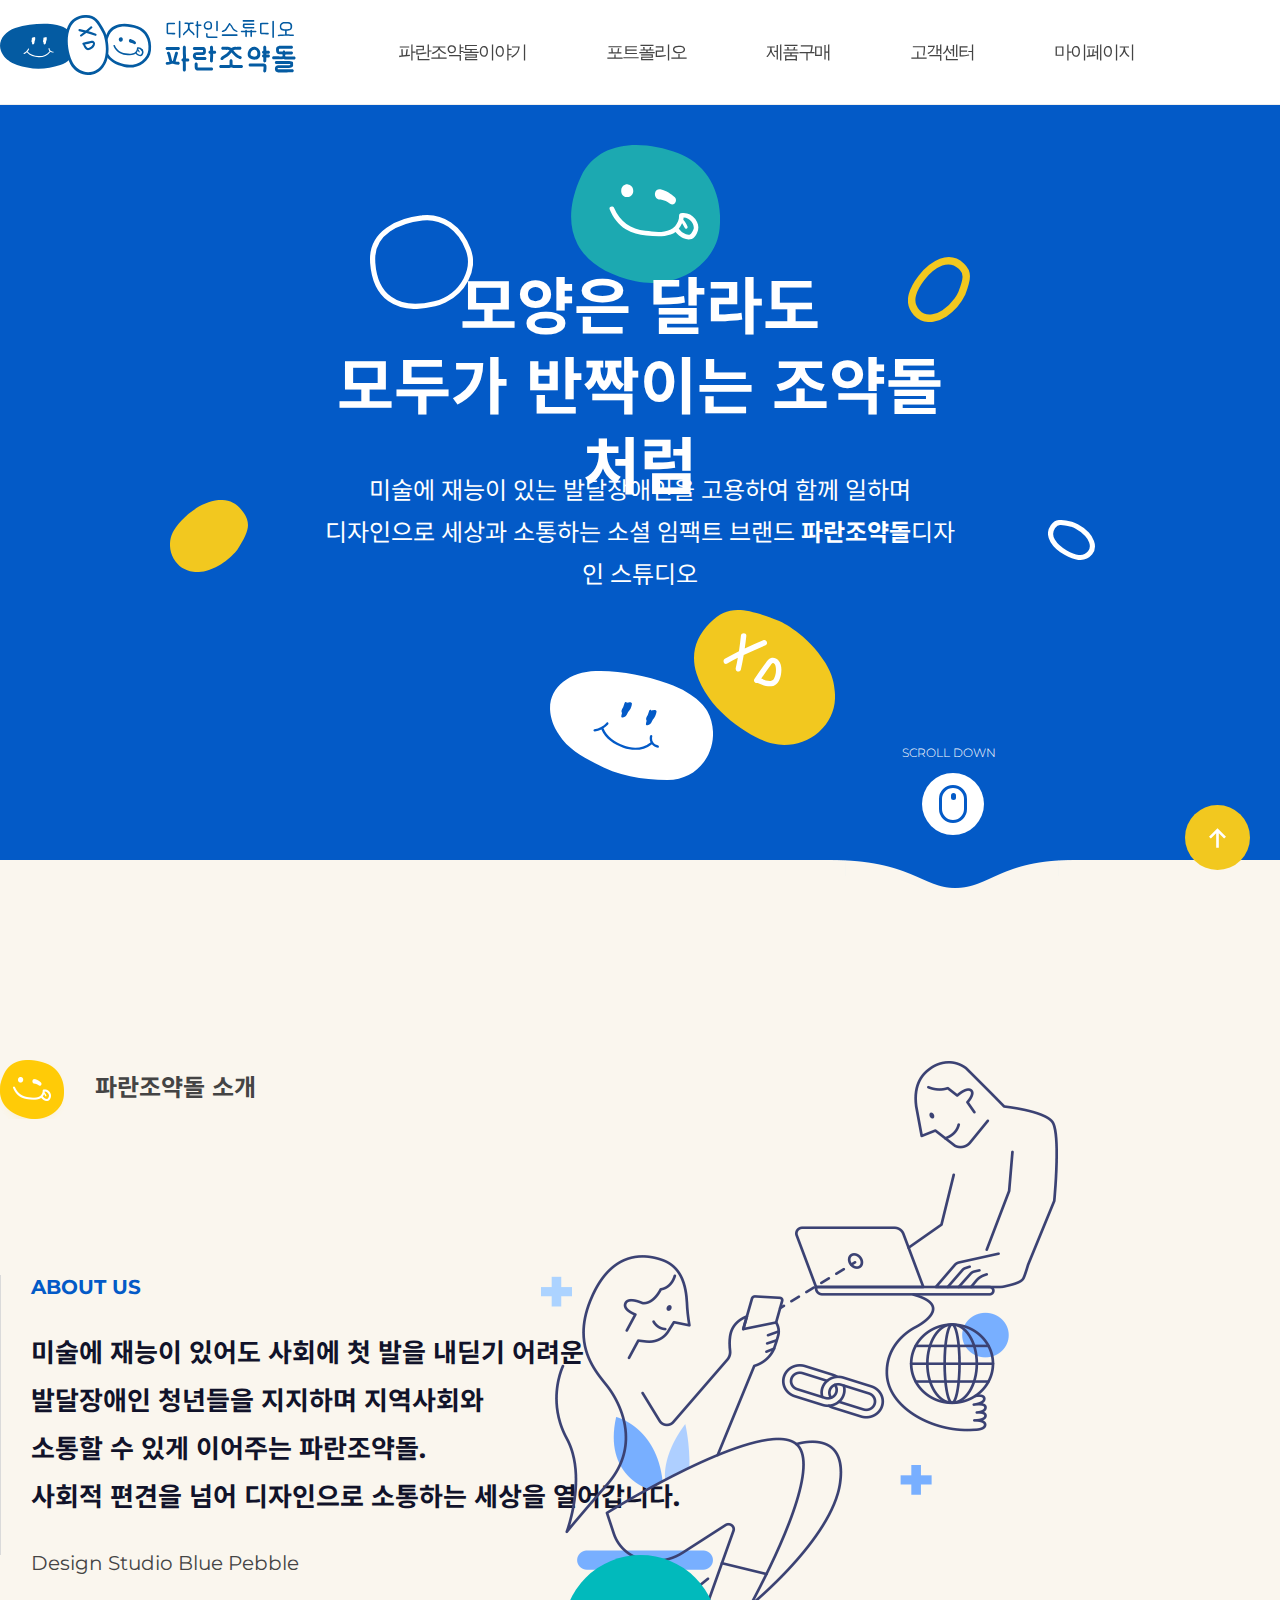
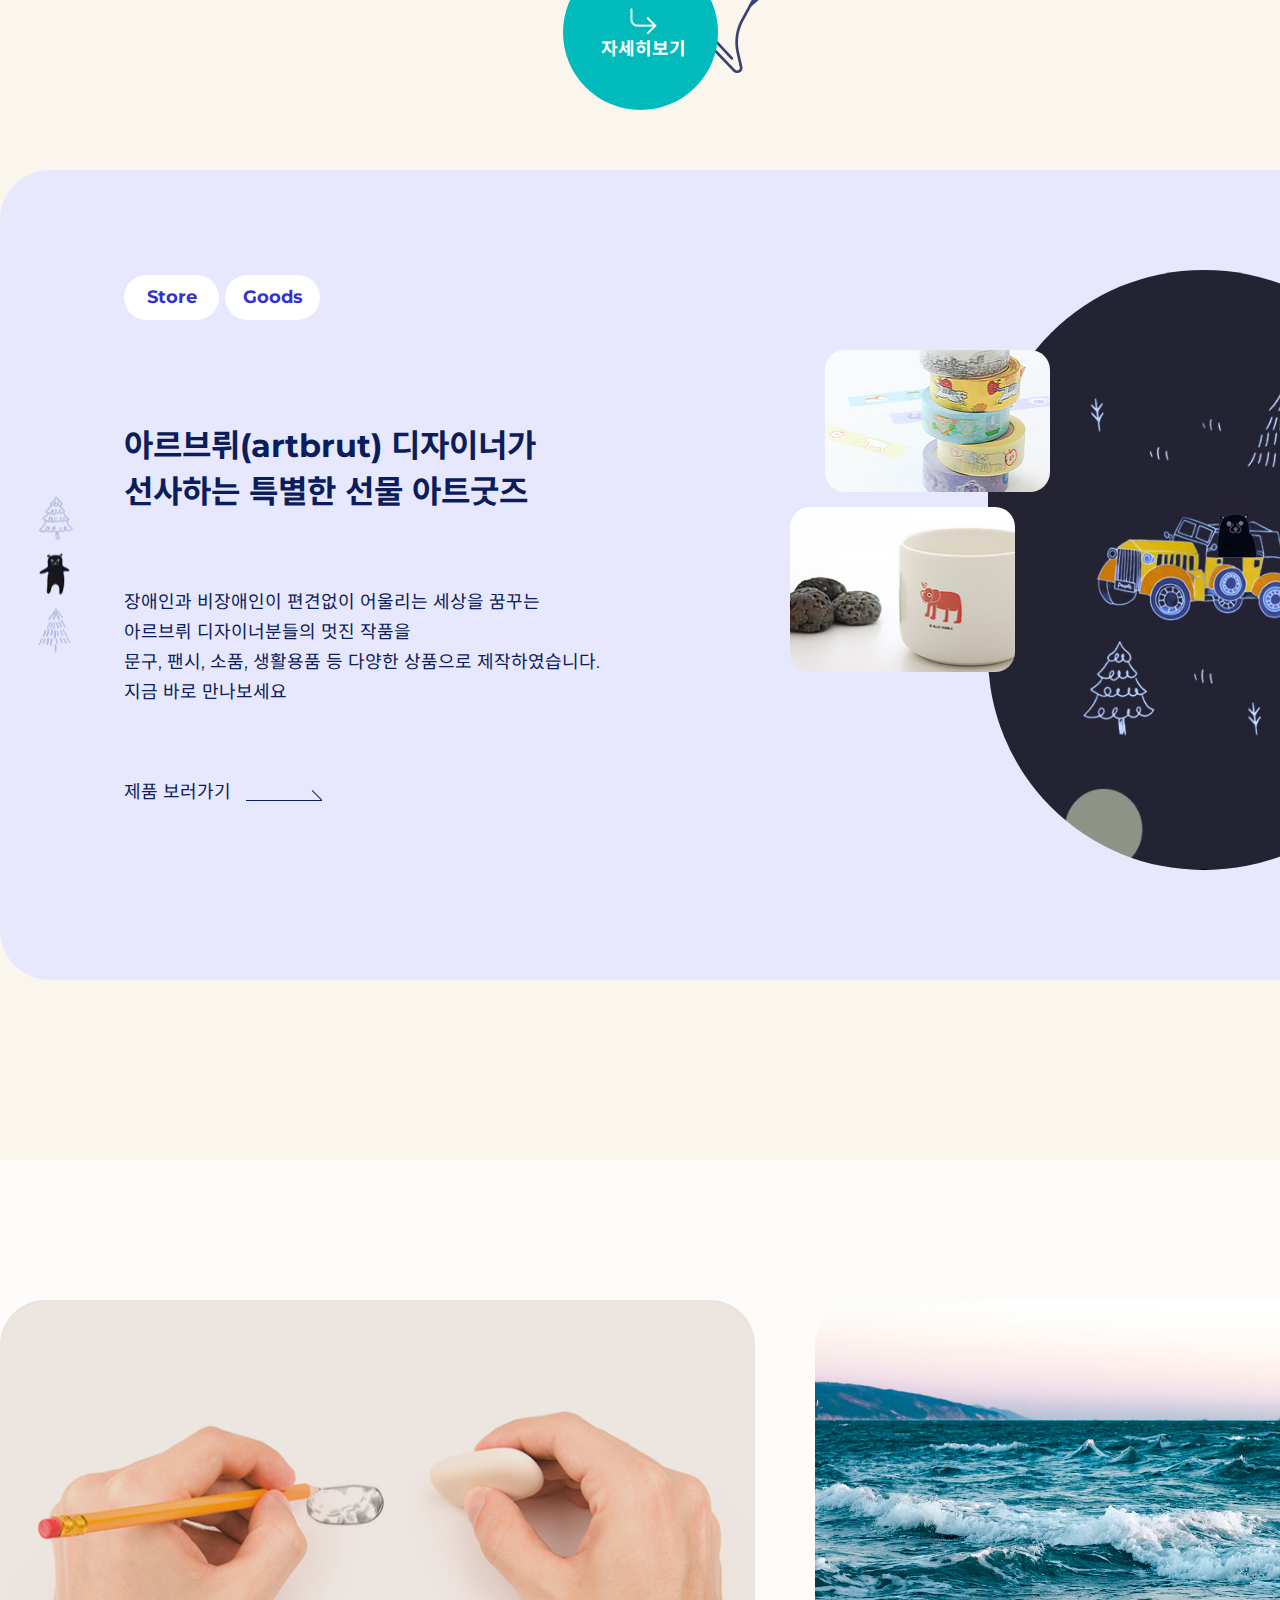
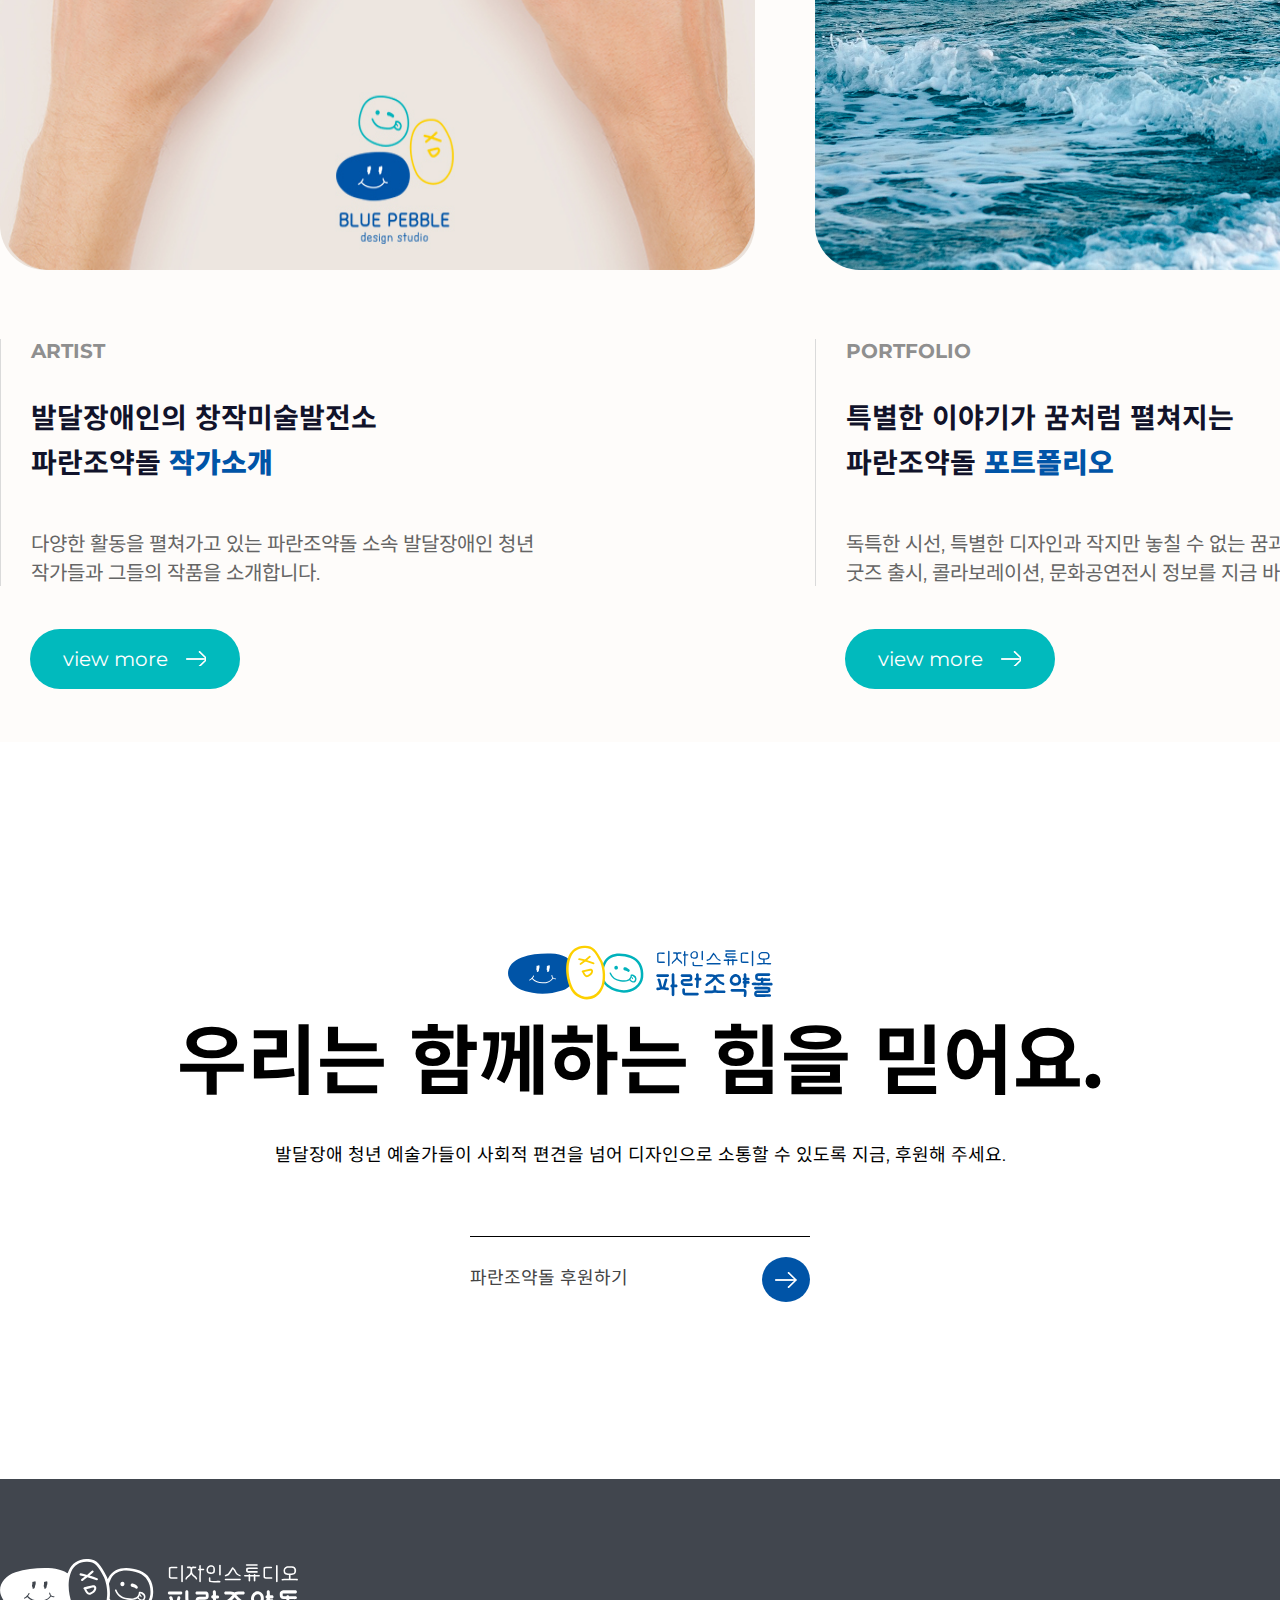
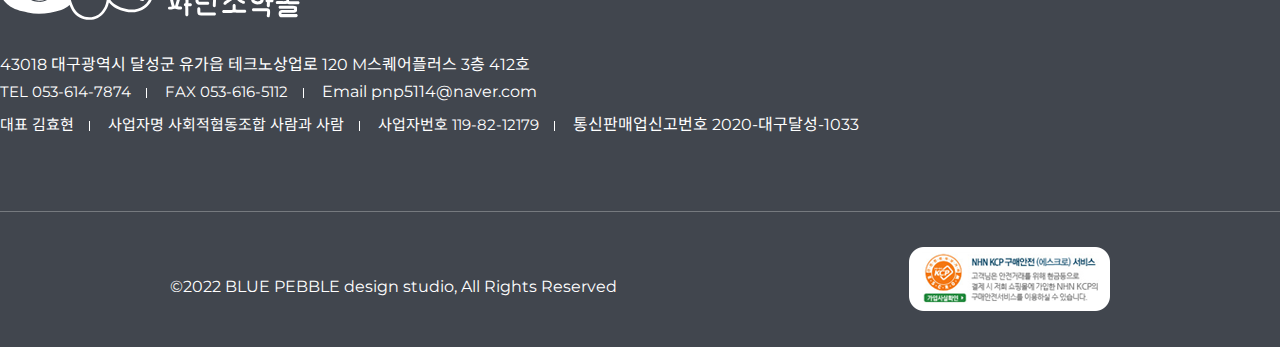
<file: index.html>
<!DOCTYPE html>
<html lang="en">

<head>
  <meta charset="UTF-8">
  <meta name="viewport" content="width=device-width, initial-scale=1.0">
  <title>디자인스튜디오파란조약돌</title>
  <link rel="preconnect" href="https://fonts.googleapis.com">
  <link rel="preconnect" href="https://fonts.gstatic.com" crossorigin>
  <link href="https://fonts.googleapis.com/css2?family=Montserrat:ital,wght@0,100..900;1,100..900&display=swap"
    rel="stylesheet">
  <link rel="preconnect" href="https://fonts.googleapis.com">
  <link rel="preconnect" href="https://fonts.gstatic.com" crossorigin>
  <link
    href="https://fonts.googleapis.com/css2?family=Montserrat:ital,wght@0,100..900;1,100..900&family=Noto+Sans+KR:wght@100..900&display=swap"
    rel="stylesheet">
  <link rel="stylesheet" href="./css/reset.css">
  <link rel="stylesheet" href="./css/style.css">
</head>

<body>
  <div id="wrap">
    <header> <!--header-->
      <div class="inner1">
        <h1><a href="#"><span class="blind">디자인스튜디오파란조약돌</span></a></h1>
        <nav class="Gnb">
          <h2 class="blind">주메뉴</h2>
          <ul class="Gnb">
            <li><a href="#">파란조약돌이야기</a></li>
            <li><a href="#">포트폴리오</a></li>
            <li><a href="#">제품구매</a></li>
            <li><a href="#">고객센터</a></li>
            <li><a href="#">마이페이지</a></li>
          </ul>
        </nav>
        <ul class="Utility">
          <li><a href="./login.html">로그인</a>
          </li>
          <li><a href="#">회원가입</a></li>
          <li><a href="#">장바구니</a></li>
        </ul>
      </div>
    </header>
    <main> <!--main-->
      <section class="M_visual"> <!--main_visual s1-->
        <!--이미지 배경요소-->
        <div class="M_bg">
          <img src="./images/mv_rock01.svg" alt="조약돌배경요소1" class="M_rock1 animate">
          <img src="./images/mv_rock02.svg" alt="조약돌배경요소2" class="M_rock2 animate2">
          <img src="./images/mv_rock03.svg" alt="조약돌배경요소3" class="M_rock3 animate">
          <img src="./images/mv_rock04.svg" alt="조약돌배경요소4" class="M_rock4 animate2">
          <img src="./images/mv_rock05.svg" alt="조약돌배경요소5" class="M_rock5 animate">
          <img src="./images/mv_rock06.svg" alt="조약돌배경요소6" class="M_rock6 animat2">
          <img src="./images/mv_rock07.svg" alt="조약돌배경요소7" class="M_rock7 animate">
        </div>
        <div class="inner2">
          <h2>모양은 달라도<br>모두가 반짝이는 조약돌처럼</h2>
          <p>미술에 재능이 있는 발달장애인을 고용하여 함께 일하며<br>
            디자인으로 세상과 소통하는 소셜 임팩트 브랜드 <strong>파란조약돌</strong>디자인 스튜디오</p>
          <span>SCROLL DOWN</span>
          <div class="box_scroll">
            <div class="icon_scroll"></div>
          </div>
        </div>
      </section>
      <section class="M_about"> <!--about s2-->
        <div class="inner2">
          <h3>파란조약돌 소개</h3>
          <div class="about_text">
            <h4>ABOUT US</h4>
            <p>미술에 재능이 있어도 사회에 첫 발을 내딛기 어려운<br>
              발달장애인 청년들을 지지하며 지역사회와<br>
              소통할 수 있게 이어주는 파란조약돌.<br>
              사회적 편견을 넘어 디자인으로 소통하는 세상을 열어갑니다.</p>
            <span>Design Studio Blue Pebble</span>
          </div>
        </div>
        <img src="./images/img_intro.png" alt="노트북을 보는 남자와 핸드폰을 보는 여자가 선으로 연결되어 있는 일러스트">
        <div class="btn_more">
          <span>자세히보기</span>
        </div>
      </section>
      <section class="M_product"> <!--product s3-->
        <div class="inner1">
          <div class="roundbox">
            <div class="product_text">
              <ul class="product_list">
                <li>Store</li>
                <li>Goods</li>
              </ul>
              <h3>아르브뤼(artbrut) 디자이너가<br>선사하는 특별한 선물 아트굿즈</h3>
              <p>장애인과 비장애인이 편견없이 어울리는 세상을 꿈꾸는<br>
                아르브뤼 디자이너분들의 멋진 작품을<br>
                문구, 팬시, 소품, 생활용품 등 다양한 상품으로 제작하였습니다.<br>
                지금 바로 만나보세요</p>
              <a href="#"><span>제품 보러가기</span></a>
            </div>
            <div class="product_image">
              <img src="./images/img_pd01.jpg" alt="마스킹 테이프">
              <img src="./images/img_pd02.jpg" alt="코끼리 일러스트 머그컵">
              <img src="./images/img_pd03.jpg" alt="무지 모눈 반반 스프링 노트">
              <img src="./images/img_pd04.jpg" alt="노랑 자동차 타는 흑곰">
            </div>
          </div>
        </div>
      </section>
      <section class="M_art"> <!--art s4-->
        <div class="inner2">
          <ul class="art_list">
            <li>
              <a href="">
                <img src="./images/img_artist.jpg" alt="작가소개">
                <div class="art_text1">
                  <div class="border">
                    <h4>ARTIST</h4>
                    <h3>발달장애인의 창작미술발전소<br>
                      파란조약돌 <strong>작가소개</strong></h3>
                    <p>다양한 활동을 펼쳐가고 있는 파란조약돌 소속 발달장애인 청년
                      <br>작가들과 그들의 작품을 소개합니다.
                    </p>
                  </div>
                  <div class="view_more">
                    <span>view more</span>
                  </div>
                </div>
              </a>
            </li>
            <li>
              <a href="#">
                <img src="./images/ocean-6860109_1280.jpg" alt="바다풍경">
                <div class="art_text2">
                  <div class="border">
                    <h4>PORTFOLIO</h4>
                    <h3>특별한 이야기가 꿈처럼 펼쳐지는<br>
                      파란조약돌 <strong>포트폴리오</strong></h3>
                    <p>독특한 시선, 특별한 디자인과 작지만 놓칠 수 없는 꿈과 희망을 모았습니다.
                      <br>굿즈 출시, 콜라보레이션, 문화공연전시 정보를 지금 바로 만나보세요.
                    </p>
                  </div>
                  <div class="view_more">
                    <span>view more</span>
                  </div>
                </div>
              </a>
            </li>
          </ul>
        </div>
      </section>
      <section class="M_sponsor"> <!--sponsor s5-->
        <div>
          <a href="#"><img src="./images/logo.svg" alt="디자인스튜디오파란조약돌"></a>
        </div>
        <h2>우리는 함께하는 힘을 믿어요.</h2>
        <p>발달장애 청년 예술가들이 사회적 편견을 넘어 디자인으로 소통할 수 있도록 지금, 후원해 주세요.</p>
        <div class="btn_arrow">
          <a href="#">
            <span>파란조약돌 후원하기</span>
          </a>
        </div>
      </section>
    </main>
    <footer> <!--footer-->
      <div class="inner2">
        <div class="ftbox">
          <p class="ftlogo"><img src="./images/logo_wt.svg" alt="디자인스튜디오파란조약돌"></p>
          <address>
            <p>43018 대구광역시 달성군 유가읍 테크노상업로 120 M스퀘어플러스 3층 412호</p>
            <p><span>TEL 053-614-7874</span> <span>FAX 053-616-5112</span> Email pnp5114@naver.com</p>
            <p><span>대표 김효현</span> <span>사업자명 사회적협동조합 사람과 사람</span> <span>사업자번호 119-82-12179</span> 통신판매업신고번호
              2020-대구달성-1033</p>
          </address>
        </div>
        <ul class="ftmenu">
          <li><a href="#">개인정보취급방침</a></li>
          <li><a href="#">이용약관</a></li>
        </ul>
      </div>
      <div class="ftbuttom">
        <small>©2022 BLUE PEBBLE design studio, All Rights Reserved</small>
        <img src="./images/img_escrow.png" alt="에스크로 서비스 안내문구">
        <span class="uparrow"></span>
      </div>
    </footer>
  </div>
</body>

</html>
</file>
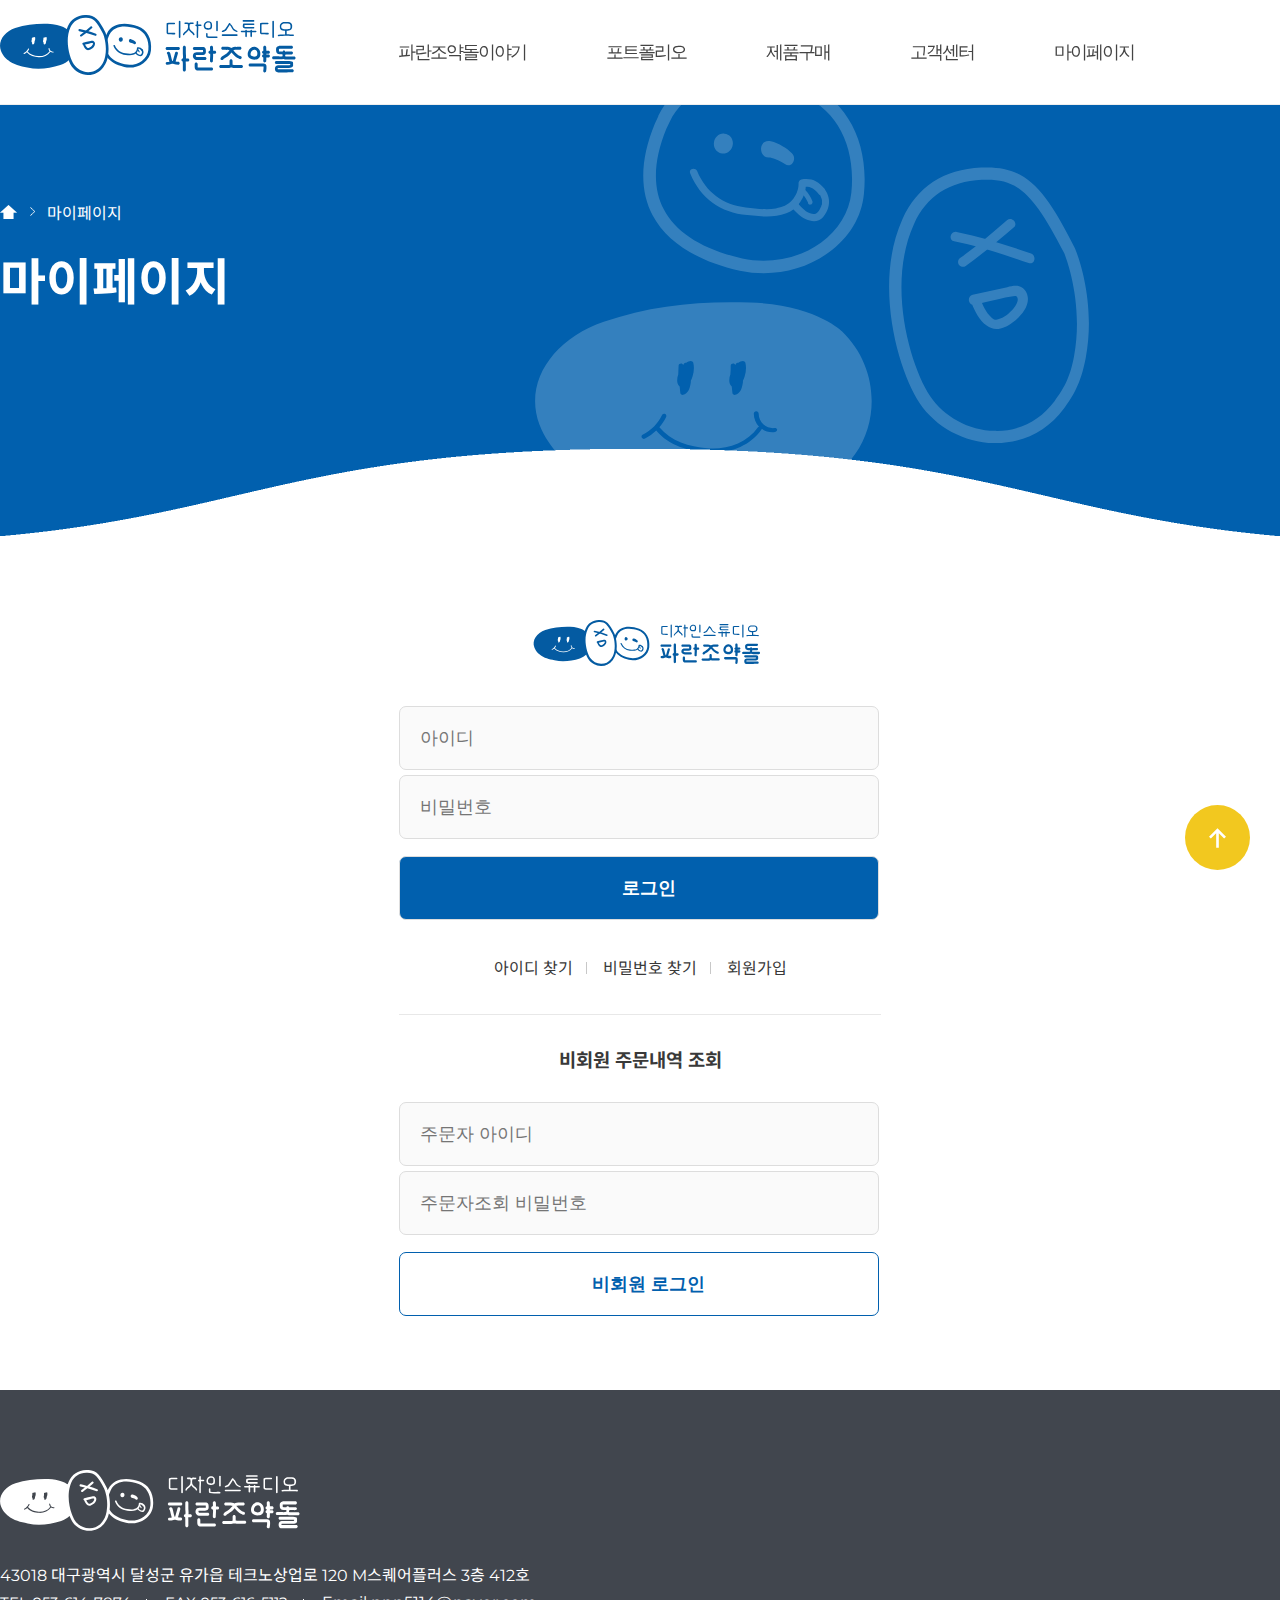
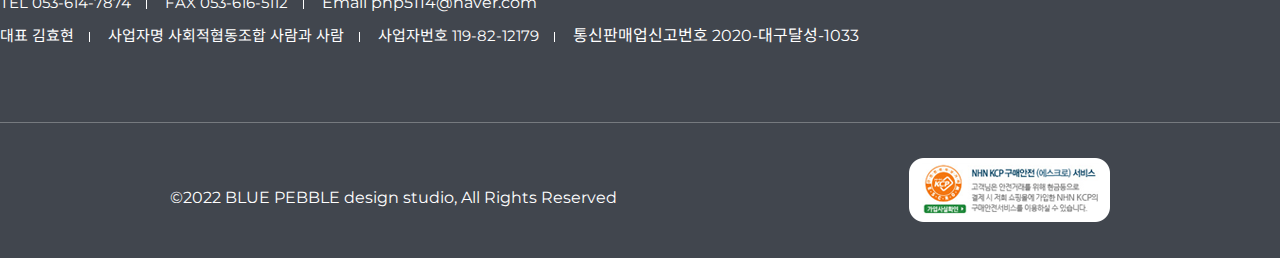
<file: login.html>
<!DOCTYPE html>
<html lang="en">
<head>
  <meta charset="UTF-8">
  <meta name="viewport" content="width=device-width, initial-scale=1.0">
  <title>디자인스튜디오파란조약돌 login</title>
  <link rel="preconnect" href="https://fonts.googleapis.com">
  <link rel="preconnect" href="https://fonts.gstatic.com" crossorigin>
  <link href="https://fonts.googleapis.com/css2?family=Montserrat:ital,wght@0,100..900;1,100..900&display=swap" rel="stylesheet">
  <link rel="preconnect" href="https://fonts.googleapis.com">
  <link rel="preconnect" href="https://fonts.gstatic.com" crossorigin>
  <link href="https://fonts.googleapis.com/css2?family=Montserrat:ital,wght@0,100..900;1,100..900&family=Noto+Sans+KR:wght@100..900&display=swap" rel="stylesheet">
  <link rel="stylesheet" href="./css/reset.css">
  <link rel="stylesheet" href="./css/login.css">
</head>
<body>
  <div id="wrap"> <!--전체-->
    <header> <!--header-->
        <div class="inner1">
            <h1><a href="#"><span class="blind">디자인스튜디오파란조약돌</span></a></h1>
            <nav class="Gnb">
              <h2 class="blind">주메뉴</h2>
              <ul>
                  <li><a href="#">파란조약돌이야기</a></li>
                  <li><a href="#">포트폴리오</a></li>
                  <li><a href="#">제품구매</a></li>
                  <li><a href="#">고객센터</a></li>
                  <li><a href="#">마이페이지</a></li>
              </ul>
            </nav>
              <ul class="Utility">
                <li><a href="#">로그인</a></li>
                <li><a href="#">회원가입</a></li>
                <li><a href="#">장바구니</a></li>
              </ul>
        </div>    
    </header>
    <main>
      <section class="S_visual"> <!--S_visual s1-->
        <div class="inner2">
          <ul class="subtext">
            <li class="home"><a href="#"><img src="./images/icon_home.png" alt="메인페이지 바로가기 홈버튼"></a></li>
            <li>마이페이지</li>
          </ul>
          <h3>마이페이지</h3>
        </div>
      </section>
      <section class="Mypage"> <!--Mypage s2-->
        <div class="inner3">
          <div class="loginbox">
            <img src="./images/logo_blue.svg" alt="디자인스튜디오 파란조약돌 로고">
            <form action="#" name="memberlogin" method="post">
              <p>
                <label for="userId" class="blind">아이디 입력</label>
                <input type="text" id="userId" name="userId" placeholder="아이디" required>
              </p>
              <p>
                <label for="passWord" class="blind">비밀번호 입력</label>
                <input type="password" id="passWord" name="passWord" placeholder="비밀번호" required>
              </p>
              <input type="submit" value="로그인" class="memberlogin">
            </form>
            <div class="social">
              <a href="#">아이디 찾기</a>
              <a href="#">비밀번호 찾기</a>
              <a href="#">회원가입</a>
            </div>
            <div class="nonmember">
              <h3>비회원 주문내역 조회</h3>
              <form action="#" name="nonmemberlogin" method="post">
                <p> 
                  <label for="orderId" class="blind">주문자 아이디</label>
                  <input type="text" id="orderId" name="orderId" placeholder="주문자 아이디" required>
                </p>
                <p> 
                  <label for="orderPw" class="blind">주문조회 비밀번호</label>
                  <input type="password" id="orderPw" name="orderPw" placeholder="주문자조회 비밀번호" required>
                </p>
                <input type="submit" value="비회원 로그인" class="nonmemberlogin">
              </form>
            </div>
          </div>
        </div>
      </section>
    </main>
    <footer> <!--footer-->
      <div class="inner2">
        <div class="ftbox">
        <p class="ftlogo"><img src="./images/logo_wt.svg" alt="디자인스튜디오파란조약돌"></p>
        <address>
          <p>43018 대구광역시 달성군 유가읍 테크노상업로 120 M스퀘어플러스 3층 412호</p>
          <p><span>TEL 053-614-7874</span> <span>FAX 053-616-5112</span> Email pnp5114@naver.com</p>
          <p><span>대표 김효현</span> <span>사업자명 사회적협동조합 사람과 사람</span> <span>사업자번호 119-82-12179</span> 통신판매업신고번호 2020-대구달성-1033</p>
        </address>
       </div>
        <ul>
          <li><a href="#">개인정보취급방침</a></li>
          <li><a href="#">이용약관</a></li>
        </ul>
      </div> 
        <div class="ftbuttom"> 
            <small>©2022 BLUE PEBBLE design studio, All Rights Reserved</small>
            <img src="./images/img_escrow.png" alt="에스크로 서비스 안내문구">
            <span class="uparrow"></span>
        </div>
    </footer> 
</div> 
</body>
</html>
</file>
<file: css/style.css>
body {
    font-family: 'Montserrat', 'Noto Sans KR', '맑은 고딕', '돋움', Dotum, '굴림', Gulim, Sans-serif;
    color: #444;
}

#wrap {
    width: 100%;
    max-width: 1920px;
    margin: auto;

}

.inner1 {
    width: 1780px;
    margin: 0 auto;
}

.inner2 {
    width: 1580px;
    margin: 0 auto;
}

/*header*/
header {
    width: 100%;
    height: 105px;
    position: fixed;
    background: #fff;
    z-index: 100;
    border-bottom: 1px solid #eee;
}

header h1 {
    float: left;
}

header h1 a {
    margin: 15px 60px 0 0;
    display: block;
    width: 298px;
    height: 60px;
    background: url(../images/logo_blue.svg) no-repeat;
}

.Gnb {
    float: left;
}

.Gnb li {
    float: left;
}

.Gnb li a {
    display: block;
    height: 105px;
    padding: 0 30px;
    box-sizing: border-box;
}

.Gnb li a {
    display: block;
    height: 105px;
    text-align: center;
    letter-spacing: -2px;
    line-height: 105px;
    font-size: 18px;
    font-family: NanumSquareAc, sans-serif;
    font-weight: 300;
    padding: 0 40px;
    box-sizing: border-box;
}

.Utility {
    float: right;
    margin-top: 43px;
}

.Utility li {
    float: left;
}

.Utility li a {
    display: block;
    margin-right: 25px;
}

.Utility li a::before {
    display: inline-block;
    content: "";
    width: 17px;
    height: 17px;
    padding-right: 8px;
}

.Utility li:first-child a::before {
    background: url(../images/icon_login_bk.png)no-repeat;
}

.Utility li:nth-child(2) a::before {
    background: url(../images/icon_join_bk.png)no-repeat;
}

.Utility li:last-child a::before {
    background: url(../images/icon_cart_bk.png)no-repeat;
    width: 21px;
    height: 19px;
    background-size: 20px;
}

/*main*/

/*visual s1*/
.M_visual {
    height: 860px;
    background: #035ac7;
    color: #fff;
    text-align: center;
    padding-top: 200px;
    position: relative;
}

.M_visual::after {
    content: "";
    display: block;
    width: 240px;
    height: 30px;
    background: url(../images/bg_scroll.png)no-repeat;
    position: absolute;
    bottom: -30px;
    left: 832px;
    z-index: 99;
}

/*img bg*/

.M_bg .M_rock1 {
    width: auto;
    height: 72px;
    position: absolute;
    top: 500px;
    left: 170px;
    z-index: 5;
}

.M_bg .M_rock2 {
    width: auto;
    height: 94px;
    position: absolute;
    top: 215px;
    left: 370px;
    z-index: 5;
}

.M_bg .M_rock3 {
    width: auto;
    height: 109px;
    position: absolute;
    left: 550px;
    bottom: 80px;
    z-index: 5;
}

.M_bg .M_rock4 {
    width: auto;
    height: 138px;
    position: absolute;
    top: 145px;
    right: 560px;
    z-index: 5;
}

.M_bg .M_rock5 {
    width: auto;
    height: 135px;
    position: absolute;
    bottom: 115px;
    right: 445px;
    z-index: 5;
}

.M_bg .M_rock6 {
    width: auto;
    height: 65px;
    position: absolute;
    top: 257px;
    right: 310px;
    z-index: 5;
}

.M_bg .M_rock7 {
    width: auto;
    height: 40px;
    position: absolute;
    bottom: 300px;
    right: 185px;
    z-index: 5;
}

.M_bg .animate {
    position: absolute;
    animation: wiggle 2s ease infinite alternate;
}

.M_bg .animate2 {
    animation: wiggle2 2s infinite alternate;
}

@keyframes wiggle {
    0% {
        transform: rotate(1deg);
    }

    25% {
        transform: rotate(-1deg);
    }

    50% {
        transform: rotate(1.5deg);
    }

    75% {
        transform: rotate(-1.5deg);
    }

    100% {
        transform: rotate(0deg);
    }
}

@keyframes wiggle2 {
    0% {
        transform: rotate(-1deg);
    }

    25% {
        transform: rotate(1deg);
    }

    50% {
        transform: rotate(-2deg);
    }

    75% {
        transform: rotate(2deg);
    }

    100% {
        transform: rotate(0deg);
    }
}


.M_visual h2 {
    position: absolute;
    left: 50%;
    top: 45%;
    transform: translate(-50%, -50%);
    font-size: 62px;
    line-height: 80px;
    z-index: 10;
}

.M_visual p {
    position: absolute;
    left: 50%;
    top: 62%;
    transform: translate(-50%, -50%);
    font-size: 24px;
    line-height: 42px;
    z-index: 10;

}

.M_visual span {
    font-size: 12px;
    font-weight: 300;
    position: absolute;
    left: 902px;
    bottom: 100px;
}

.M_visual .box_scroll {
    width: 62px;
    height: 62px;
    border-radius: 60px;
    background: #fff;
    position: absolute;
    left: 922px;
    bottom: 25px;
}

.M_visual .icon_scroll {
    position: absolute;
    top: 50%;
    left: 50%;
    width: 28px;
    height: 38px;
    border: 3px solid #035ac7;
    border-radius: 50px;
    transform: translate(-50%, -50%);
}

.M_visual .icon_scroll::before {
    display: block;
    content: "";
    position: absolute;
    top: 5px;
    left: 50%;
    width: 5px;
    height: 7px;
    margin-left: -2.5px;
    background: #035ac7;
    border-radius: 10px;
    animation: scroll 1.5s ease-in-out Infinite Alternate;
}

@keyframes scroll {
    0% {
        top: 0px;
    }

    100% {
        transform: translateY(16px);
    }
}

/*about s2*/

.M_about {
    background: #faf6ee;
    position: relative;
    height: 910px;
}

.M_about h3 {
    font-size: 24px;
    padding: 200px 0 155px;
}

.M_about h3::before {
    content: "";
    display: inline-block;
    width: 65px;
    height: 60px;
    background: url(../images/intro_rock.png) no-repeat;
    margin-right: 30px;
    vertical-align: middle;
}

.M_about .about_text {
    padding-left: 30px;
    border-left: 1px solid #dadada;
    height: 280px;
}

.M_about h4 {
    color: #035ac7;
    font-size: 20px;
}

.M_about p {
    font-size: 26px;
    font-weight: bold;
    color: #11132a;
    line-height: 48px;
    padding: 30px 0;
}

.M_about span {
    font-size: 20px;
}

.M_about img {
    position: absolute;
    top: 200px;
    right: 220px;
}

.M_about .btn_more {
    background: #01babc;
    width: 155px;
    height: 155px;
    border-radius: 60%;
    margin: auto;
    position: relative;
}

.M_about .btn_more span {
    font-size: 18px;
    font-weight: bold;
    color: #fff;
    position: absolute;
    bottom: 50px;
    left: 38px;
}

.M_about .btn_more span::before {
    content: "";
    display: block;
    background: url(../images/icon_arr_about.png)no-repeat;
    width: 27px;
    height: 26px;
    margin: auto;
}

/*product s3*/

.M_product {
    background: #faf6ee;
    height: 990px;
}

.M_product .roundbox {
    height: 810px;
    background: #e7e7fd;
    border-radius: 50px;
    position: relative;
}

.M_product .product_text::before {
    content: "";
    display: block;
    background: url(../images/img_bear.png)no-repeat;
    background-size: contain;
    width: 38px;
    height: 160px;
    position: absolute;
    top: 325px;
    left: 38px;
}

.M_product .product_text {
    padding: 105px 0 0 124px;
    color: #0b1e5b;
    font-size: 18px;
}

.M_product .product_list {
    float: left;
    margin-bottom: 100px;
}

.M_product .product_list li {
    float: left;
    width: 95px;
    height: 45px;
    margin-right: 6px;
    background: #fff;
    border-radius: 30px;
    color: #3232d3;
    text-align: center;
    font-weight: bold;
    line-height: 45px;
}

.M_product h3 {
    font-size: 32px;
    clear: both;
}

.M_product p {
    margin: 75px 0 70px 0;
    font-size: 18px;
    line-height: 30px;
}

.M_product span::after {
    content: "";
    display: inline-block;
    background: url(../images/icon_arr_pd.png)no-repeat;
    width: 77px;
    height: 13px;
    vertical-align: bottom;
    margin-left: 15px;
}

.product_image {
    position: absolute;
    top: 100px;
    right: 205px;
}

.product_image::before {
    content: "";
    display: inline-block;
    position: absolute;
    top: 285px;
    right: 50px;
    width: 66px;
    height: 62px;
    background: url(../images/img_rizard.png) no-repeat;
    background-size: contain;
    z-index: 50;
}

.product_image img:first-child {
    width: 225px;
    height: 142px;
    border-radius: 20px;
    position: absolute;
    top: 80px;
    right: 525px;
    z-index: 50;
}

.product_image img:nth-child(2) {
    width: 225px;
    height: 165px;
    border-radius: 20px;
    position: absolute;
    top: 237px;
    right: 560px;
    z-index: 50;
}

.product_image img:nth-child(3) {
    width: 200px;
    height: 175px;
    border-radius: 20px;
    position: absolute;
    top: 360px;
    right: 0;
    z-index: 50;
}

.product_image img:last-child {
    width: 432px;
    height: 600px;
    border-radius: 215px;
    position: absolute;
    top: 0;
    right: 155px;
}

/*art s4*/

.M_art {
    height: 1182px;
    background: #fefcfa;
}

.M_art .art_list {
    float: left;
    padding-top: 140px;
}

.M_art .art_list li {
    float: left;
}

.M_art .art_list li:first-child img {
    width: 755px;
    height: 570px;
    border-radius: 45px;
}

.M_art .art_list li:last-child img {
    width: 755px;
    height: 570px;
    border-radius: 45px;
    margin-left: 60px;
}

.M_art .art_list .border {
    border-left: 1px solid #dadada;
    padding-left: 30px;
}

.art_text1 h4 {
    color: #8f8f8f;
    font-size: 20px;
    margin-top: 65px;
}

.art_text1 h3 {
    color: #11132a;
    font-size: 28px;
    padding: 33px 0 42px;
    line-height: 45px;
}

.art_text1 h3 strong {
    color: #0054a7;
}

.art_text1 p {
    font-size: 20px;
    font-weight: normal;
    color: #656565;
}

.M_art .view_more {
    border-radius: 30px;
    background: #01babd;
    width: 210px;
    height: 60px;
    margin: 43px 0 0 30px;
    position: relative;
}

.M_art .art_list li:hover .view_more {
    background: #005ca9;
}

.M_art .view_more span {
    font-size: 20px;
    position: absolute;
    left: 33px;
    top: 18px;
    color: #fff;
}

.M_art .view_more span::after {
    content: "";
    display: inline-block;
    background: url(../images/icon_arr.png)no-repeat;
    width: 20px;
    height: 15px;
    margin-left: 18px;
}

.M_art .art_list .art_text2 {
    margin-left: 60px;
}

.M_art .art_text2 h4 {
    color: #8f8f8f;
    font-size: 20px;
    margin-top: 65px;
}

.M_art .art_text2 h3 {
    color: #11132a;
    font-size: 28px;
    padding: 33px 0 42px;
    line-height: 45px;
}

.M_art .art_text2 h3 strong {
    color: #0054a7;
}

.M_art .art_text2 p {
    font-size: 20px;
    font-weight: normal;
    color: #656565;
}

/*sponsor s5*/

.M_sponsor {
    height: 737px;
    background: #fff;
    text-align: center;
    padding-top: 203px;
}

.M_sponsor img {
    display: block;
    width: 265px;
    height: 55px;
    margin: auto;
}

.M_sponsor h2 {
    font-size: 76px;
    color: #000;
}

.M_sponsor p {
    font-size: 18px;
    color: #000;
    margin: 30px 0 70px;
}

.M_sponsor .btn_arrow {
    width: 340px;
    border-top: 1px solid #000;
    margin: auto;
    padding-top: 20px;
}

.M_sponsor .btn_arrow a::after {
    content: "";
    display: inline-block;
    width: 48px;
    height: 45px;
    background: #0054a7 url(../images/icon_arr.png) no-repeat 50% 50%;
    border-radius: 50%;
    vertical-align: middle;
}

.M_sponsor a:hover:after {
    background: #01babd url(../images/icon_arr.png) no-repeat 50% 50%;
}


.M_sponsor .btn_arrow span {
    padding-right: 130px;
    font-size: 18px;
}

/*footer*/

footer {
    height: 468px;
    background: #41464e;
    color: #fff;
    padding-top: 80px;
}

footer .ftbox {
    float: left;
}

footer .ftlogo {
    width: 300px;
    height: 62px;
    margin-bottom: 30px;
}

footer .ftlogo img {
    width: 100%;
}

footer address {
    font-style: normal;
    margin-bottom: 70px;
}

footer address span {
    position: relative;
    font-size: 15px;
    line-height: 33px;
    margin-right: 30px;
}

footer address span::after {
    content: "";
    display: inline-block;
    width: 1px;
    height: 10px;
    background: #fff;
    position: absolute;
    top: 6px;
    right: -16px;
}

footer ul {
    float: right;
    text-align: right;
    margin-top: 30px;
    font-size: 15px;
}

footer ul li {
    margin-bottom: 30px;
}

footer .ftbuttom {
    clear: both;
    border-top: 1px solid #767a7f;
    width: 100%;
    padding-top: 35px;
}

footer .ftbuttom small {
    display: inline-block;
    font-size: 16px;
    float: left;
    padding: 30px 0 0 170px;

}

footer .ftbuttom img {
    vertical-align: top;
    float: right;
    padding-right: 170px;
}

footer .ftbuttom .uparrow {
    display: inline-block;
    position: fixed;
    bottom: 30px;
    right: 30px;
    width: 65px;
    height: 65px;
    background: #f2c81f url(../images/btn_top.svg)no-repeat center;
    background-size: 17px 20px;
    border-radius: 50%;
}
</file>
<file: css/login.css>
body {
  font-family: "Montserrat", "Noto Sans KR", "맑은 고딕", "돋움", Dotum, "굴림",
    Gulim, Sans-serif;
  color: #444;
}
#wrap {
  width: 100%;
  max-width: 1920px;
  margin: auto;

}

.inner1 {
  width: 1780px;
  margin: 0 auto;
}

.inner2 {
  width: 1580px;
  margin: 0 auto;
}

.inner3 {
  width: 482px;
  margin: 0 auto;
}

/*header*/

header {
  width: 100%;
  height: 105px;
  position: fixed;
  background: #fff;
  z-index: 100;
  border-bottom: 1px solid #eee;
}

header h1 {
  float: left;
}

header h1 a {
  margin: 15px 60px 0 0;
  display: block;
  width: 298px;
  height: 60px;
  background: url(../images/logo_blue.svg) no-repeat;
}
.Gnb {
  float: left;
}

.Gnb li {
  float: left;
}

.Gnb li a {
  display: block;
  height: 105px;
  padding: 0 30px;
  box-sizing: border-box;
}

.Gnb li a {
  display: block;
  height: 105px;
  text-align: center;
  letter-spacing: -2px;
  line-height: 105px;
  font-size: 18px;
  font-family: NanumSquareAc, sans-serif;
  font-weight: 300;
  padding: 0 40px;
  box-sizing: border-box;
}

.Utility {
  float: right;
  margin-top: 43px;
}

.Utility li {
  float: left;
}

.Utility li a {
  display: block;
  margin-right: 25px;
}

.Utility li a::before {
  display: inline-block;
  content: "";
  width: 17px;
  height: 17px;
  padding-right: 8px;
}

.Utility li:first-child a::before {
  background: url(../images/icon_login_bk.png) no-repeat;
}

.Utility li:nth-child(2) a::before {
  background: url(../images/icon_join_bk.png) no-repeat;
}

.Utility li:last-child a::before {
  background: url(../images/icon_cart_bk.png) no-repeat;
  width: 21px;
  height: 19px;
  background-size: 20px;
}

/*main*/

.S_visual {
  width: 100%;
  height: 540px;
  background: #0160ae;
  position: relative;
}

.S_visual::before {
  content: "";
  display: inline-block;
  width: 560px;
  height: 435px;
  background: url(../images/sub_rock.svg) no-repeat;
  background-size: contain;
  position: absolute;
  top: 70px;
  right: 185px;
  opacity: 0.2;
}

.S_visual::after {
  content: "";
  display: block;
  width: 100%;
  height: 180px;
  background: url(../images/bg_wave.png) center top;
  position: absolute;
  bottom: -40px;
  animation: wave 30s linear infinite;
}

@keyframes wave {
  0% {
    transform: translateX(0);
  }
  50% {
    transform: translateX(-25%);
  }
  100% {
    transform: translateX(-50%);
  }
}

.S_visual .subtext {
  float: left;
  padding: 200px 0 15px;
  color: #fff;
}

.S_visual .subtext li {
  float: left;
  padding-right: 30px;
}

.S_visual .home {
  position: relative;
  line-height: 27px;
}

.S_visual .home::after {
  content: "";
  width: 10px;
  height: 15px;
  background: url(../images/icon_lnb_arr.png) no-repeat;
  background-size: 5px 9px;
  position: absolute;
  left: 30px;
  top: 7px;
}

.S_visual h3 {
  font-size: 50px;
  color: #fff;
  clear: both;
}

/*Mypage*/

.Mypage {
  width: 100%;
  height: 850px;
  background: #fff;
  padding-top: 70px;
}

.Mypage .loginbox {
  height: 730px;
  padding-top: 10px;
}

.Mypage img {
  width: 240px;
  height: 46px;
  margin: 0 128px 40px;
  vertical-align: bottom; 
}

.Mypage .form {
  width: 480px;
  height: 215px;
}

.Mypage input {
  width: 480px;
  height: 64px;
  background: #fafafa;
  border: 1px solid #ddd;
  border-radius: 7px;
  font-size: 18px;
  padding-left: 20px;
}

.Mypage p:first-of-type {
  padding-bottom: 5px;
}

.Mypage .memberlogin {
  background: #0160ae;
  border-radius: 7px;
  margin-top: 17px;
  color: #fff;
  font-weight: bold;
}

.Mypage .social {
  text-align: center;
  border-bottom: 1px solid #e8e8e8;
  padding: 35px;
  color: #393939;
}

.Mypage .social a {
  padding: 0 13px;
  position: relative;
}

.Mypage .social a::after {
  content: "";
  display: inline-block;
  width: 1px;
  height: 12px;
  background: #c8c8c8;
  position: absolute;
  right: -1px;
  top: 3px;
}

.Mypage .social a:last-child::after {
  display: none;
}

.Mypage h3 {
  padding: 30px 0;
  text-align: center;
  color: #393939;
}

.Mypage .nonmemberlogin {
  background: #fff;
  border: 1px solid #0160ae;
  border-radius: 7px;
  margin: 17px 0;
  color: #0160ae;
  font-weight: bold;
}

/*footer*/

footer {
  height: 468px;
  background: #41464e;
  color: #fff;
  padding-top: 80px;
}

footer .ftbox {
  float: left;
}

footer .ftlogo {
  width: 300px;
  height: 62px;
  margin-bottom: 30px;
}

footer .ftlogo img {
  width: 100%;
}

footer address {
  font-style: normal;
  margin-bottom: 70px;
}

footer address span {
  position: relative;
  font-size: 15px;
  line-height: 33px;
  margin-right: 30px;
}

footer address span::after {
  content: "";
  display: inline-block;
  width: 1px;
  height: 10px;
  background: #fff;
  position: absolute;
  top: 6px;
  right: -16px;
}

footer ul {
  float: right;
  text-align: right;
  margin-top: 30px;
  font-size: 15px;
}

footer ul li {
  margin-bottom: 30px;
}

footer .ftbuttom {
  clear: both;
  border-top: 1px solid #767a7f;
  width: 100%;
  padding-top: 35px;
}

footer .ftbuttom small {
  display: inline-block;
  font-size: 16px;
  float: left;
  padding: 30px 0 0 170px;
}

footer .ftbuttom img {
  vertical-align: top;
  float: right;
  padding-right: 170px;
}

footer .ftbuttom .uparrow {
  display: inline-block;
  position: fixed;
  bottom: 30px;
  right: 30px;
  width: 65px;
  height: 65px;
  background: #f2c81f url(../images/btn_top.svg) no-repeat center;
  background-size: 17px 20px;
  border-radius: 50%;
}
</file>
